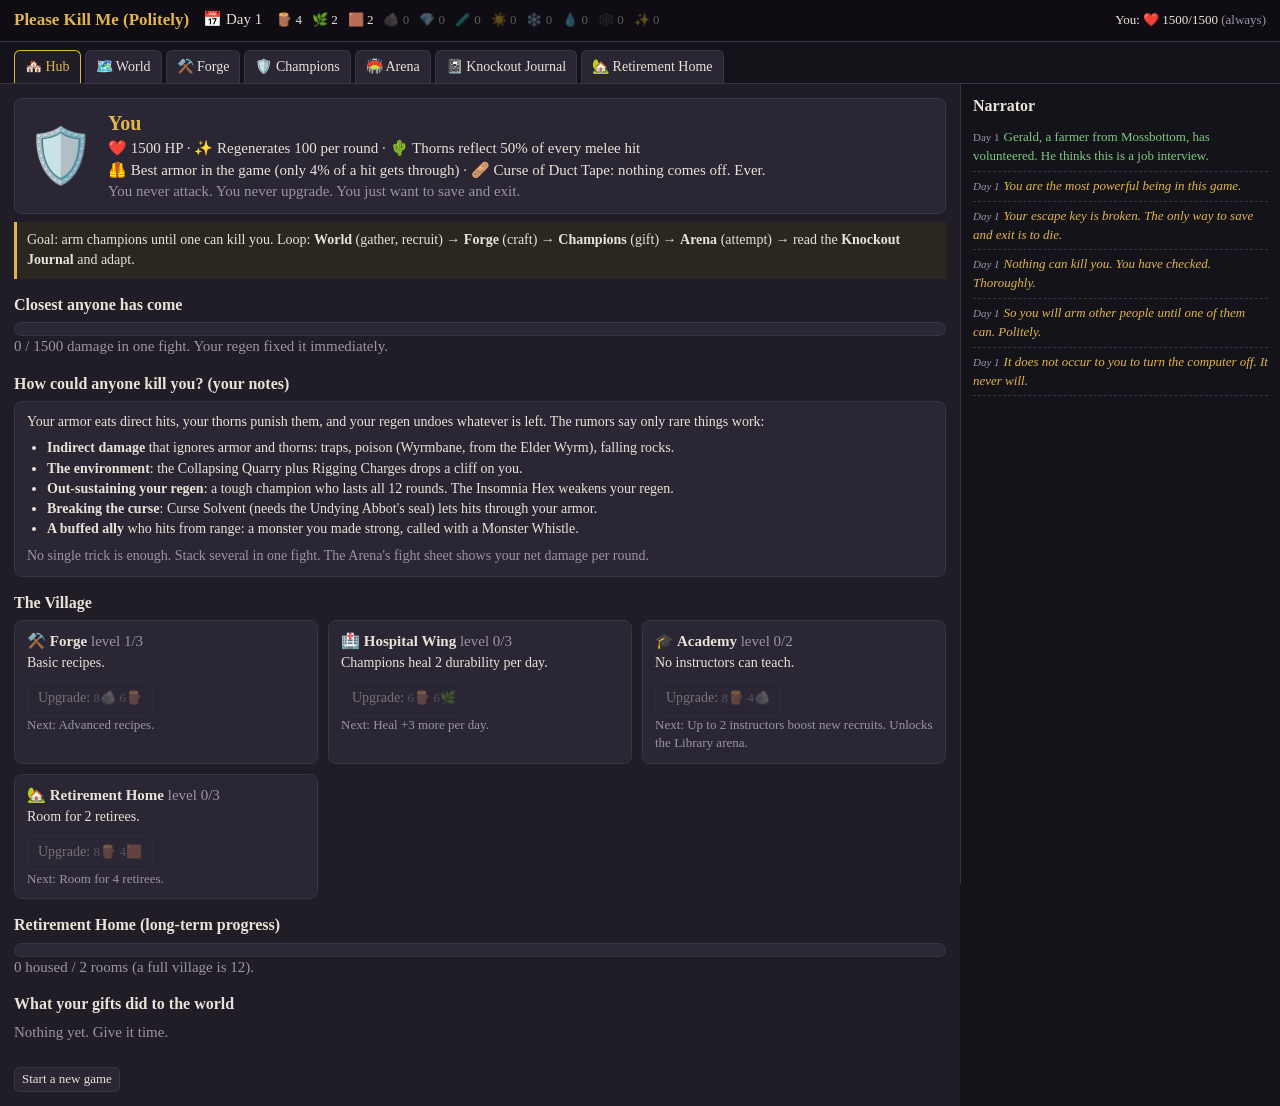
<file: index.html>
<!doctype html>
<html lang="en">
<head>
  <meta charset="utf-8">
  <meta name="viewport" content="width=device-width, initial-scale=1">
  <title>Please Kill Me (Politely)</title>
  <link rel="stylesheet" href="css/style.css">
</head>
<body>
  <header id="top"></header>
  <nav id="tabs"></nav>
  <div id="layout">
    <main id="main"></main>
    <aside id="feed"></aside>
  </div>
  <div id="modal" class="hidden"></div>
  <div id="ending" class="hidden"></div>

  <script src="js/data.js"></script>
  <script src="js/game.js"></script>
  <script src="js/combat.js"></script>
  <script src="js/ui.js"></script>
</body>
</html>
</file>
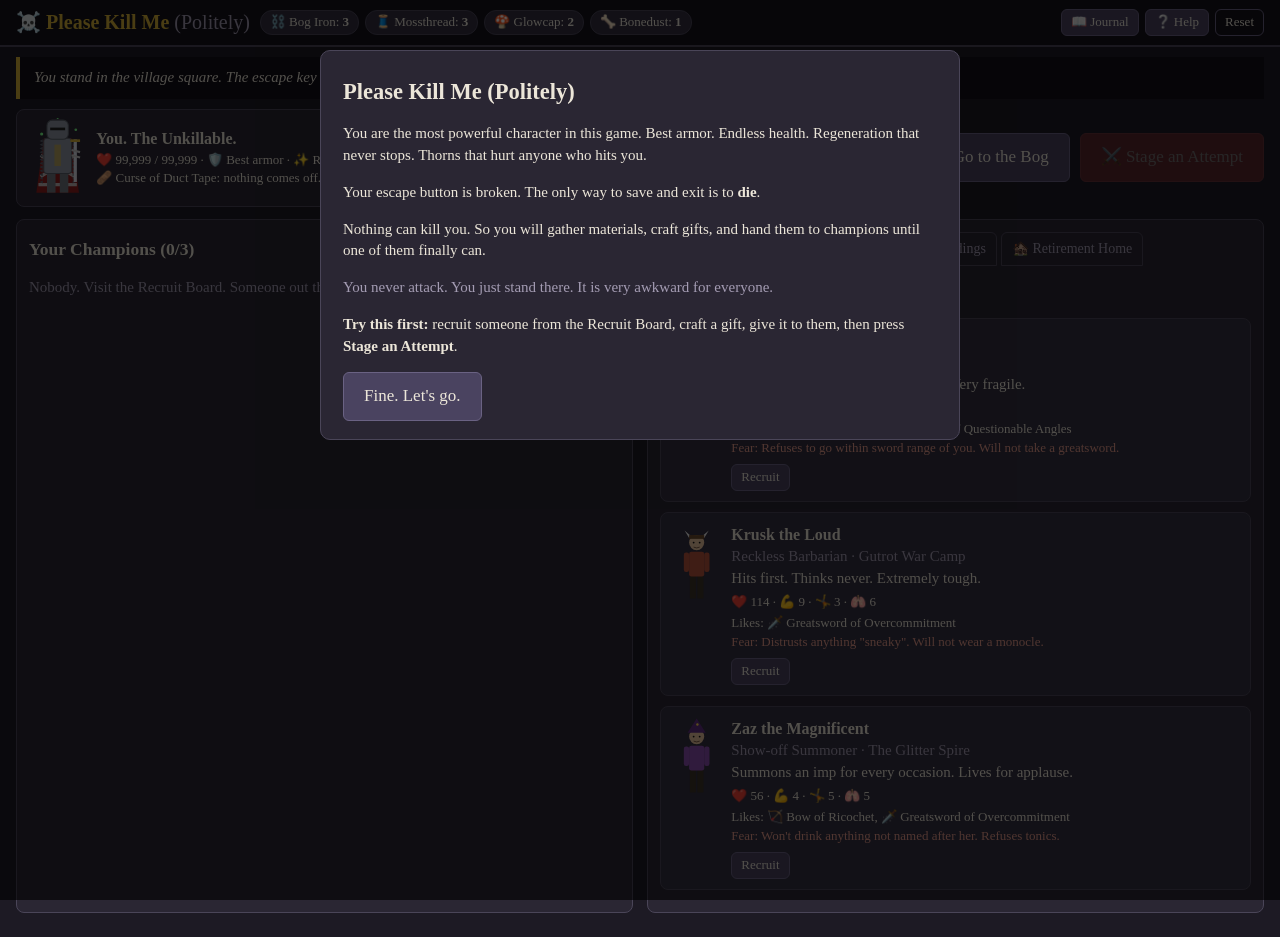
<file: play.html>
<!doctype html>
<html lang="en">
<head>
  <meta charset="utf-8">
  <meta name="viewport" content="width=device-width, initial-scale=1">
  <title>Please Kill Me (Politely)</title>
  <style>
:root {
  --bg: #1d1a24; --panel: #2a2633; --card: #343041; --line: #4a4558;
  --text: #ece6d9; --muted: #a49cb3; --gold: #d4af37; --red: #b33a3a; --green: #4f9a4f;
}
* { box-sizing: border-box; }
body { margin: 0; background: var(--bg); color: var(--text); font: 15px/1.45 Georgia, "Times New Roman", serif; }
h2, h3 { margin: .3em 0; }
.muted { color: var(--muted); }
.small { font-size: 13px; }
.fear { color: #e59a8a; }

/* Top bar */
.topbar { display: flex; flex-wrap: wrap; gap: 10px; align-items: center; padding: 8px 16px; background: #15121b; border-bottom: 2px solid var(--line); }
.logo { font-size: 20px; font-weight: bold; color: var(--gold); }
.logo span { color: var(--muted); font-weight: normal; }
.resources { display: flex; flex-wrap: wrap; gap: 6px; flex: 1; }
.chip { background: var(--card); border: 1px solid var(--line); border-radius: 12px; padding: 2px 9px; font-size: 13px; }
.topbtns { display: flex; gap: 6px; }

.narrator { margin: 10px 16px; padding: 10px 14px; background: #120f17; border-left: 4px solid var(--gold); font-style: italic; min-height: 22px; }
.narrator.flash { animation: flash .6s; }
@keyframes flash { from { background: #3a3220; } to { background: #120f17; } }

/* Buttons */
.btn { background: #4a4360; color: var(--text); border: 1px solid #6a6283; border-radius: 6px; padding: 7px 14px; font: inherit; cursor: pointer; }
.btn:hover:not(:disabled) { background: #5c5476; }
.btn:disabled { opacity: .4; cursor: not-allowed; }
.btn.sm { padding: 3px 9px; font-size: 13px; }
.btn.big { padding: 11px 20px; font-size: 17px; }
.btn.red, .btn.danger { background: var(--red); border-color: #d25555; }
.btn.ghost { background: transparent; }

/* Screens */
.screen { display: none; padding: 0 16px 24px; }
.screen.active { display: block; }
.screenhead { display: flex; flex-wrap: wrap; align-items: center; gap: 12px; margin-bottom: 10px; }
.screenhead h2 { flex: 1; min-width: 200px; }

/* Hub */
.hubhead { display: flex; flex-wrap: wrap; justify-content: space-between; align-items: center; gap: 12px; margin-bottom: 12px; }
.youbox { display: flex; gap: 12px; align-items: center; background: var(--panel); padding: 8px 14px; border-radius: 8px; border: 1px solid var(--line); }
.bigbtns { display: flex; gap: 10px; flex-wrap: wrap; }
.hubgrid { display: grid; grid-template-columns: 1fr 1fr; gap: 14px; }
@media (max-width: 860px) { .hubgrid { grid-template-columns: 1fr; } }
.panel { background: var(--panel); border: 1px solid var(--line); border-radius: 8px; padding: 12px; }
.tabs { display: flex; flex-wrap: wrap; gap: 4px; margin-bottom: 10px; }
.tab { background: transparent; color: var(--muted); border: 1px solid var(--line); border-radius: 6px 6px 0 0; padding: 6px 10px; cursor: pointer; font: inherit; font-size: 14px; }
.tab.on { background: var(--card); color: var(--text); border-bottom-color: var(--card); }

.card { background: var(--card); border: 1px solid var(--line); border-radius: 8px; padding: 10px; margin-bottom: 10px; display: flex; gap: 12px; align-items: flex-start; }
.card .btn { margin-top: 6px; }
.cname { font-weight: bold; font-size: 16px; }
.champinfo { flex: 1; min-width: 0; }
.stats { font-size: 13px; margin: 3px 0; }
.injrow, .gifts { display: flex; flex-wrap: wrap; gap: 4px; margin: 4px 0; }
.inj { background: #5a2b2b; border-radius: 4px; padding: 1px 6px; font-size: 12px; }
.gift { background: #2f3f2a; border-radius: 4px; padding: 1px 6px; font-size: 12px; }
.btnrow { display: flex; flex-wrap: wrap; gap: 5px; }
.gicon { font-size: 34px; width: 50px; text-align: center; }
.tag { display: inline-block; background: #4a4558; border-radius: 4px; padding: 0 6px; font-size: 12px; font-weight: normal; }
.tag.red { background: #7a2f2f; } .tag.green { background: #2f6a2f; }

/* Durability meter */
.dbar { position: relative; height: 12px; background: #1a1720; border: 1px solid var(--line); border-radius: 6px; overflow: hidden; margin-top: 6px; }
.dfill { height: 100%; background: #5bbf5b; transition: width .6s; }
.dlost { position: absolute; top: 0; height: 100%; background: repeating-linear-gradient(45deg, #3a2222, #3a2222 4px, #2a1818 4px, #2a1818 8px); }
.dcap { position: absolute; top: 0; height: 100%; width: 2px; background: #fff; }
.dlabel { font-size: 12px; color: var(--muted); }
.dbar.mini { height: 6px; width: 90px; }
.dbar.home { height: 14px; margin: 6px 0 10px; }

/* Drawings */
.fig { display: block; flex-shrink: 0; }
.regen { animation: regen 1.6s infinite; } .regen.d2 { animation-delay: .5s; } .regen.d3 { animation-delay: 1s; }
@keyframes regen { 0% { opacity: 0; transform: translateY(6px); } 50% { opacity: 1; } 100% { opacity: 0; transform: translateY(-8px); } }

/* Modal */
.modal { display: none; position: fixed; inset: 0; background: rgba(0,0,0,.65); z-index: 50; padding: 20px; overflow: auto; }
.modal.open { display: flex; align-items: flex-start; justify-content: center; }
.modal-body { background: var(--panel); border: 1px solid var(--line); border-radius: 10px; padding: 18px 22px; max-width: 640px; width: 100%; margin-top: 30px; }
.row { display: flex; gap: 14px; align-items: flex-start; }
.injlist { flex: 1; padding-left: 18px; } .injlist li { margin-bottom: 6px; }
.sev { font-size: 11px; padding: 0 5px; border-radius: 4px; } .sev.s1 { background: #6a5a2a; } .sev.s2 { background: #7a3f2a; } .sev.s3 { background: #8a2222; }
.journal { max-height: 60vh; overflow: auto; margin-bottom: 10px; }
.jentry { border-bottom: 1px solid var(--line); padding: 8px 0; }
.jentry.win { background: #2d3a22; }
.lesson { color: #f0d890; font-size: 14px; margin-top: 3px; }

/* Bog */
.bogmap { position: relative; height: 560px; border-radius: 10px; border: 2px solid #3a4a2a; overflow: hidden;
  background: radial-gradient(ellipse at 30% 40%, #3f5a35 0, transparent 40%), radial-gradient(ellipse at 70% 70%, #2f4a3a 0, transparent 35%),
              radial-gradient(ellipse at 60% 20%, #24384a 0, transparent 20%), #2b3a26; }
.node { position: absolute; transform: translate(-50%, -50%); background: rgba(0,0,0,.25); border: 1px dashed rgba(255,255,255,.25); border-radius: 50%;
  font-size: 26px; width: auto; min-width: 54px; height: auto; padding: 6px; cursor: pointer; color: var(--text); display: flex; flex-direction: column; align-items: center; }
.node span { font-size: 11px; font-family: Georgia, serif; white-space: nowrap; }
.node:hover { background: rgba(255,255,255,.12); }
.node.boss { border-color: #a33; } .node.done { opacity: .45; }
.node.toad { border-color: #6c6; border-radius: 30%; }
.bog-hero { position: absolute; transform: translate(-50%, -50%); font-size: 30px; transition: left .6s, top .6s; pointer-events: none; z-index: 5; filter: drop-shadow(0 0 6px #7cff8a); }

/* Setup */
.picks { display: flex; flex-wrap: wrap; gap: 10px; margin-bottom: 14px; }
.pick { display: flex; gap: 10px; align-items: center; text-align: left; background: var(--card); color: var(--text); border: 2px solid var(--line); border-radius: 8px; padding: 10px 14px; cursor: pointer; font: inherit; max-width: 300px; }
.pick.on { border-color: var(--gold); box-shadow: 0 0 10px #d4af3766; }

/* Arena */
.stage { position: relative; height: 300px; border-radius: 10px; border: 2px solid var(--line); overflow: hidden; margin-bottom: 10px; }
.arena-pit { background: linear-gradient(#4a3a5a 0 40%, #5a4630 40%); }
.arena-dunes { background: linear-gradient(#e3a34a 0 40%, #d8b36a 40%); }
.arena-library { background: linear-gradient(#2a1d14 0 40%, #4a3424 40%); }
.pick.arena-pit, .pick.arena-dunes, .pick.arena-library { color: #fff; text-shadow: 0 1px 2px #000; }
.puddle { position: absolute; background: #5a7aa8; border-radius: 50%; opacity: .7; height: 16px; }
.puddle.p1 { left: 30%; bottom: 30px; width: 90px; } .puddle.p2 { left: 55%; bottom: 14px; width: 60px; }
.sun { position: absolute; right: 30px; top: 10px; font-size: 44px; }
.shelf { position: absolute; bottom: 60px; width: 40px; height: 150px; background: repeating-linear-gradient(#5a3a22 0 6px, #8a4a3a 6px 26px, #3a6a5a 26px 38px, #5a3a22 38px 44px); border: 2px solid #3a2414; transform-origin: bottom right; transition: transform .6s ease-in; }
.shelf.s1 { left: 6%; } .shelf.s2 { right: 3%; }
.shelf.topple { transform: rotate(60deg); }
.chand { position: absolute; z-index: 3; top: 0; transform: translateX(-50%); font-size: 18px; transition: top .45s ease-in; }
.chand::before { content: ''; position: absolute; left: 50%; bottom: 100%; height: 30px; width: 2px; background: #888; }
.chand.fall { top: 170px; }
.chand.fall::before { display: none; }
.stands { position: absolute; top: 4px; left: 50%; transform: translateX(-50%); display: flex; gap: 2px; opacity: .8; }
.actor { position: absolute; bottom: 20px; transition: transform .3s; }
.champ-actor { left: 22%; } .hero-actor { left: 60%; }
.lunge { animation: lunge .6s; }
@keyframes lunge { 50% { transform: translateX(80px); } }
.tink { animation: tink .6s; }
@keyframes tink { 50% { filter: brightness(1.8) drop-shadow(0 0 8px #fff); } }
.knock { animation: knock .9s forwards; }
@keyframes knock { 30% { transform: translateX(90px); } 100% { transform: translateX(-140px) rotate(-80deg); } }
.collapse { animation: collapse .9s forwards; }
@keyframes collapse { 100% { transform: translateY(30px) rotate(-90deg); } }
.down { animation: down 1.2s forwards; }
@keyframes down { 100% { transform: translateY(40px) rotate(90deg); } }
.fightlog { background: #120f17; border: 1px solid var(--line); border-radius: 8px; padding: 10px 14px; max-height: 340px; overflow: auto; }
.logline { padding: 4px 0; border-bottom: 1px dotted #333; animation: fadein .4s; }
.logline.big { font-size: 16px; color: #ffd27a; }
.logline.win { font-size: 20px; color: #9f9; }
@keyframes fadein { from { opacity: 0; } }
.result { padding: 8px 0; }
.retire { margin-top: 10px; padding: 10px; background: #2c2440; border-left: 4px solid #9a7bd0; }

/* Ending */
#screen-ending.active { position: fixed; inset: 0; z-index: 40; background: #000; padding: 0; }
.ending { position: absolute; inset: 0; background: #000; display: flex; align-items: center; justify-content: center; color: #ddd; }
.savetext { font-family: monospace; font-size: 22px; }
.crt { width: 100%; height: 100%; background: #ddd; animation: crt 1.2s forwards; }
@keyframes crt { 40% { transform: scale(1, .004); } 80% { transform: scale(.01, .004); } 100% { transform: scale(0, 0); } }
.credits { position: absolute; inset: 0; overflow: auto; text-align: center; padding: 40px 16px; }
.credits .roll { max-width: 560px; margin: 0 auto; animation: fadein 2s; }
.credits ul { list-style: none; padding: 0; }
.credits h1 { color: var(--gold); }
</style>
</head>
<body>
  <header class="topbar">
    <div class="logo">☠️ Please Kill Me <span>(Politely)</span></div>
    <div id="resources" class="resources"></div>
    <div class="topbtns">
      <button class="btn sm" onclick="showJournal()">📖 Journal</button>
      <button class="btn sm" onclick="showIntro()">❔ Help</button>
      <button class="btn sm ghost" onclick="confirmReset()">Reset</button>
    </div>
  </header>

  <div id="narrator" class="narrator"></div>

  <!-- HUB -->
  <main id="screen-hub" class="screen">
    <div class="hubhead">
      <div class="youbox">
        <div id="hub-hero"></div>
        <div>
          <div class="cname">You. The Unkillable.</div>
          <div class="small">❤️ 99,999 / 99,999 · 🛡️ Best armor · ✨ Regen (always on) · 🌵 Thorns<br>
          🩹 Curse of Duct Tape: nothing comes off. 🚫 You never attack.</div>
        </div>
      </div>
      <div class="bigbtns">
        <button class="btn big" onclick="goBog()">🌿 Go to the Bog</button>
        <button class="btn big red" id="stage-btn" onclick="goArenaSetup()">⚔️ Stage an Attempt</button>
      </div>
    </div>
    <div class="hubgrid">
      <section id="roster" class="panel"></section>
      <section class="panel">
        <div class="tabs">
          <button class="tab" data-tab="recruit" onclick="setTab('recruit')">📋 Recruit Board</button>
          <button class="tab" data-tab="craft" onclick="setTab('craft')">🔨 Craft Bench</button>
          <button class="tab" data-tab="build" onclick="setTab('build')">🏗️ Buildings</button>
          <button class="tab" data-tab="home" onclick="setTab('home')">🏚️ Retirement Home</button>
        </div>
        <div id="tabbody"></div>
      </section>
    </div>
  </main>

  <!-- BOG -->
  <main id="screen-bog" class="screen">
    <div class="screenhead">
      <h2>🌿 The Whispering Bog</h2>
      <span class="small">Click things to gather them. The Hollow has a boss. The toad is hungry.</span>
      <button class="btn" onclick="leaveBog()">🏠 Return to Village</button>
    </div>
    <div id="bogmap" class="bogmap"><div id="bog-hero" class="bog-hero">🛡️</div></div>
  </main>

  <!-- ARENA SETUP -->
  <main id="screen-setup" class="screen">
    <div class="screenhead">
      <h2>⚔️ Stage an Attempt</h2>
      <button class="btn" onclick="goHub()">Back</button>
    </div>
    <h3>Who tries?</h3>
    <div id="setup-champs" class="picks"></div>
    <h3>Where?</h3>
    <div id="setup-arenas" class="picks"></div>
    <button class="btn big red" onclick="startAttempt()">Begin. (You will not fight back.)</button>
  </main>

  <!-- ARENA FIGHT -->
  <main id="screen-arena" class="screen">
    <div class="screenhead">
      <h2 id="fight-title"></h2>
      <button class="btn" id="fight-skip" onclick="skipFight()">Skip ⏩</button>
      <button class="btn big" id="fight-next" onclick="leaveArena()">Back to Village</button>
    </div>
    <div id="stage" class="stage"></div>
    <div id="fightlog" class="fightlog"></div>
  </main>

  <!-- ENDING -->
  <main id="screen-ending" class="screen"><div id="ending" class="ending"></div></main>

  <div id="modal" class="modal" onclick="if(event.target===this)closeModal()"><div id="modal-body" class="modal-body"></div></div>

  <script>
// All game content lives here. Edit numbers and text freely.

const RESOURCES = {
  bogiron:    { name: 'Bog Iron',        icon: '⛓️' },
  mossthread: { name: 'Mossthread',      icon: '🧵' },
  glowcap:    { name: 'Glowcap',         icon: '🍄' },
  bonedust:   { name: 'Bonedust',        icon: '🦴' },
  glasseye:   { name: "Hag's Glass Eye", icon: '👁️', rare: true },
};

// ---------- Champions ----------
const ARCHETYPES = {
  barbarian: {
    title: 'Reckless Barbarian', color: '#b5523b', origin: 'Gutrot War Camp',
    first: ['Brakka', 'Gorla', 'Thudd', 'Marrow', 'Krusk'],
    last: ['the Loud', 'Skullfirst', 'No-Plan', 'Twice-Swung', 'of the Big Swing'],
    durability: [95, 115], power: 9, agility: 3, stamina: 6,
    likes: ['greatsword'], fears: ['monocle'],
    personality: 'Hits first. Thinks never. Extremely tough.',
    fearText: 'Distrusts anything "sneaky". Will not wear a monocle.',
  },
  archer: {
    title: 'Nervous Archer', color: '#4f8a4a', origin: 'Thimbleford Village',
    first: ['Pip', 'Wren', 'Tansy', 'Dewey', 'Moss'],
    last: ['Wobbleton', 'Halfdraw', 'Flinchley', 'Quiverknees', 'Pardonme'],
    durability: [35, 45], power: 3, agility: 7, stamina: 4, ranged: true,
    likes: ['bow', 'monocle'], fears: ['greatsword'],
    personality: 'Brilliant shot. Apologises to targets. Very fragile.',
    fearText: 'Refuses to go within sword range of you. Will not take a greatsword.',
  },
  paladin: {
    title: 'Sleepy Paladin', color: '#8a8fa8', origin: 'Monastery of the Long Nap',
    first: ['Sir Dozewell', 'Dame Yawnsley', 'Sir Snorris', 'Dame Lull', 'Sir Restmore'],
    last: ['the Drowsy', 'of the Snooze', 'Heavyeyes', 'the Recumbent', 'Pillowborn'],
    durability: [75, 90], power: 6, agility: 2, stamina: 3, heavy: true,
    likes: ['tonic'], fears: ['boots'],
    personality: 'Sturdy, devout, permanently tired. Wears a lot of armor.',
    fearText: 'Fears footwear that implies effort. Will not wear boots.',
  },
  summoner: {
    title: 'Show-off Summoner', color: '#8b4fb0', origin: 'The Glitter Spire',
    first: ['Vexa', 'Lumina', 'Zaz', 'Orlo', 'Celestine'],
    last: ['the Magnificent', 'Sparkhand', 'the Adored', 'Encore', 'the Unforgettable'],
    durability: [50, 60], power: 4, agility: 5, stamina: 5, summoner: true,
    likes: ['bow', 'greatsword'], fears: ['tonic'],
    personality: 'Summons an imp for every occasion. Lives for applause.',
    fearText: "Won't drink anything not named after her. Refuses tonics.",
  },
};

// ---------- Gifts ----------
const GIFTS = {
  greatsword: {
    name: 'Greatsword of Overcommitment', icon: '🗡️',
    cost: { bogiron: 3, bonedust: 1 },
    desc: '+4 power. Heavy: tires the wielder faster. Hits harder, so it reflects harder.',
  },
  boots: {
    name: 'Featherweight Boots', icon: '👢',
    cost: { mossthread: 3 },
    desc: '+4 agility. Fewer trips and slips. Much more speed. Possibly too much speed.',
  },
  tonic: {
    name: 'Bottomless Stamina Tonic', icon: '🧪',
    cost: { glowcap: 2, bonedust: 1 },
    desc: '+6 stamina for one attempt (used up). Strong stuff. Muscles may object.',
    consumable: true,
  },
  bow: {
    name: 'Bow of Ricochet', icon: '🏹',
    cost: { mossthread: 2, bogiron: 1 },
    desc: 'Makes the wielder ranged. Arrows bounce off things. Including you. Back at them.',
  },
  monocle: {
    name: 'Monocle of Questionable Angles', icon: '🧐',
    cost: { glasseye: 1, glowcap: 1 },
    desc: "Lets the wearer see angles that don't involve hitting you directly. Needs a Hag's Glass Eye.",
  },
};

// ---------- Arenas ----------
const ARENAS = {
  pit:     { name: 'The Muddy Pit',      desc: 'Puddles everywhere. Very slippery.' },
  dunes:   { name: 'The Scorching Dunes', desc: 'Hot. Heavy armor turns into an oven.' },
  library: { name: 'The Overdue Library', desc: 'Tall shelves. Two chandeliers. One of them is right above you.' },
};

// ---------- Injuries ----------
// sev: 1 minor, 2 serious, 3 severe. Each injury permanently lowers how far a champion can be healed.
const INJURIES = {
  blackEye:    { name: 'Black eye',           sev: 1, detail: 'Swollen shut. Looks worse than it is. Slightly.' },
  singed:      { name: 'Burns',               sev: 1, detail: 'Eyebrows gone. Hair mostly gone. Dignity entirely gone.' },
  headBandage: { name: 'Head wound',          sev: 2, detail: 'Concussed. Keeps asking what year it is.' },
  armCast:     { name: 'Broken arm',          sev: 2, detail: 'In a cast. Hits for less.' },
  sling:       { name: 'Dislocated shoulder', sev: 2, detail: 'In a sling. Pops back out when sneezing.' },
  neckBrace:   { name: 'Whiplash',            sev: 2, detail: 'Neck brace. Can only look straight ahead, which is where you are.' },
  cane:        { name: 'Wrecked knee',        sev: 2, detail: 'Walks with a cane. Moves slower.' },
  legCast:     { name: 'Broken leg',          sev: 3, detail: 'Full leg cast. Limps. Moves much slower.' },
  eyepatch:    { name: 'Lost eye',            sev: 3, detail: 'Eyepatch. Aiming is now mostly guessing.' },
};

// ---------- Failure types ----------
// Each failed attempt picks one of these. "lesson" is what the knockout journal teaches.
const FAILURES = {
  thorns: {
    name: 'Thorns Reflection', cat: 'Thorns', dmg: 8,
    injuries: ['headBandage', 'armCast', 'blackEye'],
    lines: [
      '{n} puts everything into one mighty swing. Your thorns put everything back.',
      '{n} hits you very, very hard. Then {n} hits the floor very, very hard.',
    ],
    lesson: 'Harder hits reflect harder. More power just means a bigger knockout. For them.',
  },
  ricochet: {
    name: 'Ricochet', cat: 'Thorns', dmg: 14,
    injuries: ['eyepatch', 'sling', 'blackEye'],
    lines: [
      '{n} looses an arrow. It strikes your pauldron, considers its options, and returns home.',
      'The arrow bounces off your thorns and goes straight back the way it came. Punctual.',
    ],
    lesson: 'Ranged shots bounce off you. Maybe aim at something that is not you?',
  },
  grab: {
    name: 'Grabbed the Thorns', cat: 'Thorns', dmg: 10,
    injuries: ['armCast', 'sling'],
    lines: ['{n} tries to wrestle you to the ground. You are, regrettably, covered in spikes.'],
    lesson: 'Grabbing you hurts. A lot. Nobody should touch you, which is sort of the problem.',
  },
  swordSlip: {
    name: 'Fell on Your Sword', cat: 'Your Gear', dmg: 18,
    injuries: ['sling', 'headBandage', 'armCast'],
    lines: [
      '{n} slips and falls onto your sword. You did not move it. You cannot move it. It is taped on.',
    ],
    lesson: 'Clumsy champions plus slippery floors plus your sword is a bad combination. Better footwear helps.',
  },
  capeTrip: {
    name: 'Tripped on Your Cape', cat: 'Your Gear', dmg: 12,
    injuries: ['legCast', 'blackEye', 'cane'],
    lines: ['{n} steps on your duct-taped cape mid-charge and plants their face firmly in the floor.'],
    lesson: 'Low agility trips on the cape. Something for the feet might help.',
  },
  armorBounce: {
    name: 'Bounced Off Your Armor', cat: 'Your Gear', dmg: 10,
    injuries: ['neckBrace', 'legCast', 'headBandage'],
    lines: [
      '{n} charges at a speed the boots are very proud of, hits your breastplate, and leaves at the same speed in the opposite direction. The wall stops them.',
    ],
    lesson: 'Speed solves tripping, then turns them into a projectile. Your armor is not a door.',
  },
  exhaustion: {
    name: 'Exhaustion', cat: 'Exhaustion', dmg: 8,
    injuries: ['cane', 'neckBrace'],
    lines: [
      '{n} keeps at it until your regen wins on points. They collapse in a heap of their own equipment.',
      '{n} runs out of stamina. Your health bar has not noticed anything happened.',
    ],
    sleepyLines: [
      '{n} sits down "just for a second" and falls asleep in full armor. They have to be carried out by four people.',
    ],
    lesson: 'You heal faster than they can tire. More stamina, or less heavy stuff.',
  },
  overheat: {
    name: 'Overheated', cat: 'Exhaustion', dmg: 16,
    injuries: ['singed', 'cane', 'headBandage'],
    lines: ['In the desert heat, {n} gently cooks inside their own armor until they tip over, steaming.'],
    lesson: 'Desert plus heavy gear makes soup. Pick a cooler arena or carry less.',
  },
  shelf: {
    name: 'Falling Bookshelf', cat: 'Environment', dmg: 18,
    injuries: ['armCast', 'headBandage', 'legCast'],
    lines: ['A bookshelf, unsettled by all the shouting, leans over and commits. It lands on {n}. Not on you. Never on you.'],
    lesson: 'Heavy things fall in libraries. And falling things do not care about thorns...',
  },
  chandelier: {
    name: 'Chandelier', cat: 'Environment', dmg: 25,
    injuries: ['neckBrace', 'legCast', 'headBandage'],
    lines: [
      "{n}'s arrow ricochets off you and snaps the chain of the chandelier above {n}. The chandelier falls on {n}. The chandelier above YOU watches, unused, full of potential.",
    ],
    lesson: 'The chandelier ignored thorns completely. If only someone could see an angle to the one above you, and aim at it on purpose.',
  },
  summonBetrayal: {
    name: 'Summon Betrayal', cat: 'Self-Sabotage', dmg: 16,
    injuries: ['singed', 'eyepatch', 'blackEye'],
    lines: [
      '{n} summons a magnificent imp. The imp looks at you. The imp looks at {n}. The imp makes the sensible choice.',
    ],
    lesson: 'Summons side with whoever is winning. That is always you.',
  },
  tornMuscle: {
    name: 'Torn Muscle', cat: 'Self-Sabotage', dmg: 15,
    injuries: ['legCast', 'cane', 'sling'],
    lines: [
      "The buff surges through {n}. {n}'s hamstring, which was not consulted, resigns effective immediately.",
    ],
    lesson: 'Big buffs on bodies not built for them tear things. Match the gift to the champion.',
  },
  toad: {
    name: 'The Toad You Fed', cat: 'Self-Sabotage', dmg: 12,
    injuries: ['neckBrace', 'legCast'],
    lines: ['The Bog Toad you have been feeding arrives, now the size of a barn, and sits on {n}. It looks at you fondly.'],
    lesson: 'Feeding monsters has consequences. They grow. They wander. They sit on people.',
  },
};

// ---------- Retirement roles ----------
const ROLES = {
  healer:     { name: 'Hospital Healer',  effect: 'Hospital heals +10 more.' },
  instructor: { name: 'Academy Instructor', effect: 'New recruits get +1 power (+2 with Academy).' },
  bartender:  { name: 'Bartender',        effect: 'New recruits get +8 durability. Liquid courage.' },
  shopkeeper: { name: 'Shopkeeper',       effect: '+1 random resource every bog trip.' },
  veteran:    { name: 'Bitter Veteran',   effect: 'Warns champions: +1 stamina per attempt.' },
  heckler:    { name: 'Arena Heckler',    effect: 'Sits in the stands and yells. No bonus. Lots of yelling.' },
  vengeful:   { name: 'Vengeful Survivor', effect: 'Will come back to the recruit board with a grudge (+3 power).' },
};

const RETIRE_LINES = [
  '{n} hangs up their weapon. It stays hung up. Unlike you.',
  '{n} retires to the village. They wave at you with whichever arm still works.',
  '{n} is done. Their doctor agrees. Their doctor is very firm about it.',
];

const HECKLES = [
  '"HIT HIM IN THE CAPE!" yells a heckler from the stands.',
  'A retiree in the stands holds up a sign: "I WAS YOU ONCE."',
  '"Bend the knees! BEND THE KNEES!" shouts a heckler with no working knees.',
  'Someone in the stands throws a cabbage at you. It bounces off your thorns and hits them.',
];

const HUB_LINES = [
  'You stand in the village square. The escape key remains broken.',
  'Your regeneration spell hums. It has never had a day off.',
  'A child asks why you do not just log off. You do not understand the question.',
  'The duct tape holds. It always holds.',
  'Somewhere, a save file waits patiently for you to die.',
];
</script>
  <script>
// The save file: everything that changes while you play. Saved in the browser automatically.

const SAVE_KEY = 'please-kill-me-politely-v1';
let S = null;

function rand(n) { return Math.floor(Math.random() * n); }
function pick(arr) { return arr[rand(arr.length)]; }
function randInt(a, b) { return a + rand(b - a + 1); }
function shuffle(arr) { const a = arr.slice(); for (let i = a.length - 1; i > 0; i--) { const j = rand(i + 1); [a[i], a[j]] = [a[j], a[i]]; } return a; }

function newState() {
  return {
    res: { bogiron: 3, mossthread: 3, glowcap: 2, bonedust: 1, glasseye: 0 },
    gifts: {},            // crafted, not yet given: { giftId: count }
    roster: [],           // active champions
    board: [],            // recruits waiting on the board
    retirees: [],
    journal: [],
    buildings: { hospital: false, academy: false },
    toad: 0,
    trips: 0,
    attempts: 0,
    crafted: {},
    injuriesDealt: 0,
    recruitedTotal: 0,
    vengefulQueue: [],
    won: false,
    winInfo: null,
    nextId: 1,
    seenIntro: false,
  };
}

function save() {
  try { localStorage.setItem(SAVE_KEY, JSON.stringify(S)); } catch (e) { /* no storage: game still works */ }
}

function loadGame() {
  try {
    const raw = localStorage.getItem(SAVE_KEY);
    if (raw) { S = JSON.parse(raw); return; }
  } catch (e) { /* fall through to a new game */ }
  S = newState();
  refreshBoard();
}

function resetGame() {
  try { localStorage.removeItem(SAVE_KEY); } catch (e) {}
  S = newState();
  refreshBoard();
  save();
}

// ---------- Retiree bonuses ----------
function roleCount(role) { return S.retirees.filter(r => r.role === role).length; }

// ---------- Recruits ----------
function makeRecruit(archId, opts) {
  opts = opts || {};
  const a = ARCHETYPES[archId];
  let maxDur = randInt(a.durability[0], a.durability[1]) + roleCount('bartender') * 8 + (S.buildings.academy ? 5 : 0);
  let power = a.power + roleCount('instructor') * (S.buildings.academy ? 2 : 1);
  let name = opts.name || (pick(a.first) + ' ' + pick(a.last));
  if (opts.grudge) { maxDur = 35; power += 3; }
  return {
    id: S.nextId++, name, arch: archId,
    maxDur, cap: maxDur, dur: maxDur,
    power, agility: a.agility, stamina: a.stamina,
    injuries: [], gifts: [], attempts: 0, grudge: !!opts.grudge,
  };
}

function refreshBoard() {
  const archs = shuffle(Object.keys(ARCHETYPES)).slice(0, 3);
  S.board = archs.map(a => makeRecruit(a));
  // A vengeful retiree comes back for another go
  if (S.vengefulQueue.length) {
    const v = S.vengefulQueue.shift();
    S.board.unshift(makeRecruit(v.arch, { name: v.name + ', Returned', grudge: true }));
  }
}

// ---------- Champion helpers ----------
function topInjuries(ch, n) {
  return ch.injuries.slice().sort((a, b) => b.sev - a.sev).slice(0, n);
}

function retireChampion(ch) {
  S.roster = S.roster.filter(c => c.id !== ch.id);
  // Pick a role: prefer one nobody has yet
  const all = Object.keys(ROLES);
  const unused = all.filter(r => roleCount(r) === 0);
  const role = pick(unused.length ? unused : all);
  const retiree = {
    name: ch.name, arch: ch.arch, role, attempts: ch.attempts,
    injuries: ch.injuries.slice(), gifts: ch.gifts.slice(),
  };
  S.retirees.push(retiree);
  if (role === 'vengeful' && !ch.grudge) S.vengefulQueue.push({ name: ch.name, arch: ch.arch });
  return retiree;
}

function canAfford(cost) {
  return Object.keys(cost).every(k => (S.res[k] || 0) >= cost[k]);
}
function pay(cost) {
  Object.keys(cost).forEach(k => { S.res[k] -= cost[k]; });
}
</script>
  <script>
// Shared UI: screens, popups, narrator, and the drawings of people.

function $(id) { return document.getElementById(id); }
function esc(s) { return String(s).replace(/[&<>"]/g, c => ({ '&': '&amp;', '<': '&lt;', '>': '&gt;', '"': '&quot;' }[c])); }

function showScreen(name) {
  document.querySelectorAll('.screen').forEach(el => el.classList.toggle('active', el.id === 'screen-' + name));
  renderResources();
}

function narrate(text) {
  const el = $('narrator');
  el.textContent = text;
  el.classList.remove('flash'); void el.offsetWidth; el.classList.add('flash');
}

function renderResources() {
  $('resources').innerHTML = Object.keys(RESOURCES)
    .filter(k => !RESOURCES[k].rare || S.res[k] > 0)
    .map(k => `<span class="chip" title="${RESOURCES[k].name}">${RESOURCES[k].icon} ${RESOURCES[k].name}: <b>${S.res[k] || 0}</b></span>`)
    .join('');
}

function costText(cost) {
  return Object.keys(cost).map(k => `${RESOURCES[k].icon}${cost[k]}`).join(' ');
}

// ---------- Popups ----------
function openModal(html) {
  $('modal-body').innerHTML = html;
  $('modal').classList.add('open');
}
function closeModal() { $('modal').classList.remove('open'); }

function showIntro() {
  openModal(`
    <h2>Please Kill Me (Politely)</h2>
    <p>You are the most powerful character in this game. Best armor. Endless health. Regeneration that never stops. Thorns that hurt anyone who hits you.</p>
    <p>Your escape button is broken. The only way to save and exit is to <b>die</b>.</p>
    <p>Nothing can kill you. So you will gather materials, craft gifts, and hand them to champions until one of them finally can.</p>
    <p class="muted">You never attack. You just stand there. It is very awkward for everyone.</p>
    <p><b>Try this first:</b> recruit someone from the Recruit Board, craft a gift, give it to them, then press <b>Stage an Attempt</b>.</p>
    <button class="btn big" onclick="closeModal()">Fine. Let's go.</button>`);
}

function showJournal() {
  const rows = S.journal.slice().reverse().map(j => `
    <div class="jentry ${j.win ? 'win' : ''}">
      <div class="jhead"><b>#${j.n} ${esc(j.champ)}</b> <span class="tag">${j.cat}</span> <span class="muted">${esc(j.arena)}</span></div>
      <div><b>${esc(j.failure)}.</b> ${esc(j.text)}</div>
      ${j.injury ? `<div class="muted">Injury: ${esc(j.injury)} · Durability lost: ${j.dmg}</div>` : ''}
      ${j.gifts ? `<div class="muted">Kit: ${esc(j.gifts)}</div>` : ''}
      <div class="lesson">📝 ${esc(j.lesson)}</div>
    </div>`).join('');
  const cats = {};
  S.journal.forEach(j => { if (!j.win) cats[j.failure] = (cats[j.failure] || 0) + 1; });
  const summary = Object.keys(cats).map(k => `${k} ×${cats[k]}`).join(' · ');
  openModal(`<h2>📖 Knockout Journal</h2>
    <p class="muted">${S.journal.length ? 'Failure types seen: ' + Object.keys(cats).length + ' of ' + Object.keys(FAILURES).length + '. ' + summary : 'No attempts yet. The pages are hopeful.'}</p>
    <div class="journal">${rows}</div>
    <button class="btn" onclick="closeModal()">Close</button>`);
}

function showInjuries(id) {
  const ch = S.roster.find(c => c.id === id) || S.retirees[id - 100000];
  const list = ch.injuries.length
    ? ch.injuries.map(i => `<li><b>${esc(i.name)}</b> <span class="sev s${Math.min(i.sev, 3)}">severity ${i.sev}</span><br><span class="muted">${esc(i.detail)}</span></li>`).join('')
    : '<li class="muted">No injuries. Yet.</li>';
  openModal(`<h2>🩹 ${esc(ch.name)}: Medical Chart</h2>
    <div class="row">${figureSVG(ch, 120)}<ul class="injlist">${list}</ul></div>
    <p class="muted">Each injury permanently lowers how far healers can restore durability.</p>
    <button class="btn" onclick="closeModal()">Close</button>`);
}

// ---------- Drawings ----------
// A champion with their worst 2-3 injuries drawn on.
function figureSVG(ch, height) {
  const a = ARCHETYPES[ch.arch];
  const inj = new Set(topInjuries(ch, 3).map(i => i.id));
  const skin = '#e8c39e';
  let hat = '';
  if (ch.arch === 'barbarian') hat = `<path d="M20 12 L14 2 L22 9 Z M40 12 L46 2 L38 9 Z" fill="#eee"/><rect x="20" y="8" width="20" height="5" fill="#6b4a2b"/>`;
  if (ch.arch === 'archer') hat = `<path d="M19 16 Q30 -2 41 16 Z" fill="#2f5a2c"/>`;
  if (ch.arch === 'paladin') hat = `<rect x="19" y="7" width="22" height="9" rx="3" fill="#b9bdd0"/><rect x="28" y="2" width="4" height="7" fill="#d4af37"/>`;
  if (ch.arch === 'summoner') hat = `<path d="M18 13 L30 -6 L42 13 Z" fill="#5e2d80"/><circle cx="31" cy="2" r="1.6" fill="#ffd84d"/>`;

  const leftEye = inj.has('eyepatch')
    ? `<circle cx="26" cy="18" r="3.3" fill="#111"/><line x1="19" y1="14" x2="41" y2="21" stroke="#111" stroke-width="1"/>`
    : inj.has('blackEye') ? `<circle cx="26" cy="18" r="3" fill="#6a3d8f"/><circle cx="26" cy="18" r="1" fill="#111"/>`
    : `<circle cx="26" cy="18" r="1.2" fill="#111"/>`;

  let over = '';
  if (inj.has('headBandage')) over += `<rect x="19" y="11" width="22" height="5" fill="#fafafa" stroke="#ccc" stroke-width=".5"/><circle cx="36" cy="13.5" r="1.3" fill="#c33"/>`;
  if (inj.has('singed')) over += `<path d="M20 10 l3 -4 l2 4 l3 -5 l2 5 l3 -4 l2 4 l3 -3" stroke="#222" fill="none" stroke-width="1.5"/><circle cx="33" cy="22" r="1.3" fill="#555"/><circle cx="23" cy="45" r="2" fill="#333" opacity=".5"/>`;
  if (inj.has('neckBrace')) over += `<rect x="23" y="27" width="14" height="6" rx="2" fill="#f2f2f2" stroke="#bbb" stroke-width=".5"/>`;
  if (inj.has('armCast')) over += `<rect x="40" y="42" width="8" height="15" rx="2" fill="#fafafa" stroke="#bbb" stroke-width=".5"/>`;
  if (inj.has('sling')) over += `<path d="M24 32 L14 52 L22 52 Z" fill="#fafafa" stroke="#bbb" stroke-width=".5"/>`;
  if (inj.has('legCast')) over += `<rect x="20" y="70" width="10" height="23" rx="2" fill="#fafafa" stroke="#bbb" stroke-width=".5"/>`;
  if (inj.has('cane')) over += `<path d="M52 58 Q52 54 48 54" stroke="#6b4a2b" stroke-width="2" fill="none"/><line x1="52" y1="58" x2="52" y2="96" stroke="#6b4a2b" stroke-width="2"/>`;

  let held = '';
  if (ch.gifts.includes('greatsword')) held += `<rect x="47" y="22" width="3" height="40" fill="#ccd" transform="rotate(15 48 50)"/>`;
  else if (ch.gifts.includes('bow') || ch.arch === 'archer') held += `<path d="M10 30 Q2 48 10 66" stroke="#7a5230" stroke-width="2" fill="none"/>`;
  if (ch.gifts.includes('monocle')) held += `<circle cx="34" cy="18" r="3" fill="none" stroke="#d4af37" stroke-width="1"/>`;
  if (ch.gifts.includes('boots')) held += `<rect x="20" y="88" width="9" height="6" fill="#e6e6ff"/><rect x="31" y="88" width="9" height="6" fill="#e6e6ff"/>`;

  const limp = inj.has('legCast') || inj.has('cane') ? 'rotate(-4 30 90)' : '';
  return `<svg class="fig" viewBox="-4 -8 64 106" height="${height}" aria-label="${esc(ch.name)}">
    <g transform="${limp}">
    <rect x="21" y="62" width="8" height="30" fill="#3d3328"/><rect x="31" y="62" width="8" height="30" fill="#3d3328"/>
    <rect x="13" y="31" width="7" height="26" rx="3" fill="${a.color}"/><rect x="40" y="31" width="7" height="26" rx="3" fill="${a.color}"/>
    <rect x="20" y="30" width="20" height="33" rx="3" fill="${a.color}"/>
    ${ch.arch === 'paladin' ? '<rect x="18" y="30" width="24" height="12" rx="3" fill="#b9bdd0"/>' : ''}
    <circle cx="30" cy="18" r="10" fill="${skin}"/>
    ${leftEye}<circle cx="34" cy="18" r="1.2" fill="#111"/>
    <path d="M26 24 Q30 ${inj.size ? 22 : 26} 34 24" stroke="#5a3a2a" fill="none" stroke-width="1"/>
    ${hat}${over}${held}
    </g></svg>`;
}

// You. The unkillable one.
function heroSVG(height) {
  let thorns = '';
  for (let i = 0; i < 12; i++) {
    const y = 40 + i * 7;
    thorns += `<path d="M22 ${y} l-6 3 l6 3 Z" fill="#5a5f6a"/><path d="M78 ${y} l6 3 l-6 3 Z" fill="#5a5f6a"/>`;
  }
  return `<svg class="fig hero" viewBox="0 0 100 150" height="${height}" aria-label="You">
    <path d="M24 38 L10 140 L90 140 L76 38 Z" fill="#8c1d1d"/>
    <path d="M18 70 L82 110 M82 70 L18 110 M14 125 L86 125" stroke="#c9c9c9" stroke-width="6" opacity=".9"/>
    ${thorns}
    <rect x="30" y="100" width="16" height="40" fill="#70757f"/><rect x="54" y="100" width="16" height="40" fill="#70757f"/>
    <rect x="24" y="38" width="52" height="66" rx="6" fill="#8f96a3" stroke="#5a5f6a" stroke-width="2"/>
    <rect x="44" y="50" width="12" height="40" fill="#d4af37" opacity=".6"/>
    <rect x="80" y="40" width="6" height="80" fill="#dfe4ee"/><rect x="74" y="40" width="18" height="5" fill="#d4af37"/>
    <path d="M76 60 L92 64 M76 70 L92 74" stroke="#c9c9c9" stroke-width="4"/>
    <rect x="30" y="4" width="40" height="36" rx="10" fill="#8f96a3" stroke="#5a5f6a" stroke-width="2"/>
    <rect x="36" y="18" width="28" height="5" fill="#222"/>
    <circle class="regen" cx="20" cy="30" r="3" fill="#7cff8a"/><circle class="regen d2" cx="84" cy="22" r="2.5" fill="#7cff8a"/><circle class="regen d3" cx="50" cy="0" r="2" fill="#7cff8a"/>
    </svg>`;
}

function durabilityBar(ch) {
  const pct = Math.max(0, ch.dur) / ch.maxDur * 100;
  const capPct = ch.cap / ch.maxDur * 100;
  const color = pct > 60 ? '#5bbf5b' : pct > 30 ? '#e0b43c' : '#d9534f';
  return `<div class="dbar" title="Durability ${ch.dur} / ${ch.maxDur} (can heal up to ${ch.cap})">
    <div class="dfill" style="width:${pct}%;background:${color}"></div>
    <div class="dcap" style="left:${capPct}%"></div>
    <div class="dlost" style="left:${capPct}%;width:${100 - capPct}%"></div>
  </div><div class="dlabel">Durability ${Math.max(0, ch.dur)} / ${ch.maxDur}${ch.cap < ch.maxDur ? ` · heal limit ${ch.cap}` : ''}</div>`;
}
</script>
  <script>
// The hub village: roster, recruiting, crafting, buildings, retirement home.

const BUILDINGS = {
  hospital: { name: 'Hospital Wing', icon: '🏥', cost: { bogiron: 2, mossthread: 2 }, desc: 'Heal champions (costs 🍄1). Never fully. Injuries leave marks.' },
  academy:  { name: 'Academy',       icon: '🎓', cost: { bogiron: 3, bonedust: 2 },  desc: 'New recruits +5 durability. Instructors teach twice as well.' },
};
const MAX_ROSTER = 3;
let hubTab = 'recruit';

function goHub(line) {
  showScreen('hub');
  renderHub();
  narrate(line || pick(HUB_LINES));
}

function renderHub() {
  renderResources();
  renderRoster();
  renderTab();
  $('stage-btn').disabled = S.roster.length === 0;
}

function renderRoster() {
  const cards = S.roster.map(ch => {
    const a = ARCHETYPES[ch.arch];
    const worst = topInjuries(ch, 3).map(i => `<span class="inj">${esc(i.name)}</span>`).join('');
    const gifts = ch.gifts.map(g => `<span class="gift" title="${esc(GIFTS[g].name)}">${GIFTS[g].icon} ${esc(GIFTS[g].name)}</span>`).join('') || '<span class="muted">No gifts yet</span>';
    const canHeal = S.buildings.hospital && ch.dur < ch.cap;
    return `<div class="card champ">
      <div class="champfig">${figureSVG(ch, 110)}</div>
      <div class="champinfo">
        <div class="cname">${esc(ch.name)} ${ch.grudge ? '<span class="tag red">grudge</span>' : ''}</div>
        <div class="muted">${a.title} · from ${a.origin}</div>
        ${durabilityBar(ch)}
        <div class="stats">💪 ${ch.power} · 🤸 ${ch.agility} · 🫁 ${ch.stamina} ${a.ranged ? '· 🏹 ranged' : ''}</div>
        <div class="injrow">${worst}</div>
        <div class="gifts">${gifts}</div>
        <div class="btnrow">
          <button class="btn sm" onclick="openGiveGift(${ch.id})" ${ch.gifts.length >= 2 ? 'disabled' : ''}>🎁 Give gift (${ch.gifts.length}/2)</button>
          <button class="btn sm" onclick="showInjuries(${ch.id})">🩹 Injuries (${ch.injuries.length})</button>
          ${S.buildings.hospital ? `<button class="btn sm" onclick="heal(${ch.id})" ${canHeal ? '' : 'disabled'}>🏥 Heal (🍄1)</button>` : ''}
        </div>
      </div></div>`;
  }).join('');
  $('roster').innerHTML = `<h3>Your Champions (${S.roster.length}/${MAX_ROSTER})</h3>` +
    (cards || '<p class="muted">Nobody. Visit the Recruit Board. Someone out there is foolish enough.</p>');
}

function setTab(t) { hubTab = t; renderTab(); }

function renderTab() {
  document.querySelectorAll('.tab').forEach(b => b.classList.toggle('on', b.dataset.tab === hubTab));
  const el = $('tabbody');
  if (hubTab === 'recruit') el.innerHTML = recruitHTML();
  if (hubTab === 'craft') el.innerHTML = craftHTML();
  if (hubTab === 'build') el.innerHTML = buildHTML();
  if (hubTab === 'home') el.innerHTML = homeHTML();
}

function giftName(id) { return GIFTS[id].icon + ' ' + GIFTS[id].name; }

function recruitHTML() {
  const full = S.roster.length >= MAX_ROSTER;
  return `<p class="muted">New faces arrive after every bog trip. ${full ? '<b>Your roster is full.</b>' : ''}</p>` +
    S.board.map(r => {
      const a = ARCHETYPES[r.arch];
      return `<div class="card recruit">
        ${figureSVG(r, 80)}
        <div>
          <div class="cname">${esc(r.name)} ${r.grudge ? '<span class="tag red">grudge</span>' : ''}</div>
          <div class="muted">${a.title} · ${a.origin}</div>
          <div>${esc(a.personality)}</div>
          <div class="stats">❤️ ${r.maxDur} · 💪 ${r.power} · 🤸 ${r.agility} · 🫁 ${r.stamina}</div>
          <div class="small">Likes: ${a.likes.map(giftName).join(', ')}</div>
          <div class="small fear">Fear: ${esc(a.fearText)}</div>
          <button class="btn sm" onclick="recruit(${r.id})" ${full ? 'disabled' : ''}>Recruit</button>
        </div></div>`;
    }).join('') || '<p class="muted">The board is empty. Go to the bog and come back.</p>';
}

function craftHTML() {
  return '<p class="muted">Turn bog materials into gifts. Gifts are permanent (except tonics). Two per champion.</p>' +
    Object.keys(GIFTS).map(id => {
      const g = GIFTS[id];
      const ok = canAfford(g.cost);
      return `<div class="card craft">
        <div class="gicon">${g.icon}</div>
        <div><div class="cname">${g.name} ${S.gifts[id] ? `<span class="tag">have ${S.gifts[id]}</span>` : ''}</div>
        <div class="small">${g.desc}</div>
        <button class="btn sm" onclick="craft('${id}')" ${ok ? '' : 'disabled'}>Craft (${costText(g.cost)})</button></div>
      </div>`;
    }).join('');
}

function buildHTML() {
  return Object.keys(BUILDINGS).map(id => {
    const b = BUILDINGS[id];
    const built = S.buildings[id];
    return `<div class="card craft"><div class="gicon">${b.icon}</div><div>
      <div class="cname">${b.name} ${built ? '<span class="tag green">built</span>' : ''}</div>
      <div class="small">${b.desc}</div>
      ${built ? '' : `<button class="btn sm" onclick="build('${id}')" ${canAfford(b.cost) ? '' : 'disabled'}>Build (${costText(b.cost)})</button>`}
    </div></div>`;
  }).join('') + `<div class="card craft"><div class="gicon">🏚️</div><div><div class="cname">Retirement Home <span class="tag green">always open</span></div>
    <div class="small">Where champions go when their bodies say no. See the Retirement Home tab.</div></div></div>`;
}

function homeHTML() {
  const goal = 8;
  const pct = Math.min(100, S.retirees.length / goal * 100);
  const list = S.retirees.map((r, i) => `<div class="card recruit">
      ${figureSVG(r, 70)}
      <div><div class="cname">${esc(r.name)}</div>
      <div><span class="tag">${ROLES[r.role].name}</span> <span class="small">${ROLES[r.role].effect}</span></div>
      <div class="small muted">${r.attempts} attempt(s). ${r.injuries.length} injuries. Kept: ${r.gifts.map(giftName).join(', ') || 'nothing'}.</div>
      <button class="btn sm" onclick="showInjuries(${100000 + i})">Medical chart</button></div></div>`).join('');
  return `<div class="small">Residents: ${S.retirees.length}. The home grows with every broken champion.</div>
    <div class="dbar home"><div class="dfill" style="width:${pct}%;background:#9a7bd0"></div></div>
    ${list || '<p class="muted">Empty. Clean sheets. Fresh flowers. It will not last.</p>'}`;
}

// ---------- Actions ----------
function recruit(id) {
  if (S.roster.length >= MAX_ROSTER) return;
  const r = S.board.find(x => x.id === id);
  S.board = S.board.filter(x => x.id !== id);
  S.roster.push(r);
  S.recruitedTotal++;
  save(); renderHub();
  narrate(`${r.name} joins you. They have been told what the job is. They signed anyway.`);
}

function craft(id) {
  const g = GIFTS[id];
  if (!canAfford(g.cost)) return;
  pay(g.cost);
  S.gifts[id] = (S.gifts[id] || 0) + 1;
  S.crafted[id] = (S.crafted[id] || 0) + 1;
  save(); renderHub();
  narrate(`You craft a ${g.name}. You cannot use it. Nothing you make is for you.`);
}

function build(id) {
  const b = BUILDINGS[id];
  if (!canAfford(b.cost)) return;
  pay(b.cost);
  S.buildings[id] = true;
  save(); renderHub();
  narrate(`The ${b.name} is built. The village is thriving. On your behalf. Because of you. For your death.`);
}

function heal(id) {
  const ch = S.roster.find(c => c.id === id);
  if (!S.buildings.hospital || ch.dur >= ch.cap) return;
  if (S.res.glowcap < 1) { narrate('The healers want a Glowcap. They are very clear: no Glowcap, no healing.'); return; }
  S.res.glowcap--;
  const amount = 25 + roleCount('healer') * 10;
  ch.dur = Math.min(ch.cap, ch.dur + amount);
  save(); renderHub();
  narrate(`${ch.name} is patched up. Not all the way. Never all the way.`);
}

function openGiveGift(id) {
  const ch = S.roster.find(c => c.id === id);
  const a = ARCHETYPES[ch.arch];
  const owned = Object.keys(S.gifts).filter(g => S.gifts[g] > 0);
  const rows = owned.map(g => {
    const liked = a.likes.includes(g), feared = a.fears.includes(g), has = ch.gifts.includes(g);
    const note = feared ? '<span class="tag red">refuses</span>' : liked ? '<span class="tag green">loves it</span>' : '<span class="tag">neutral</span>';
    return `<div class="card craft"><div class="gicon">${GIFTS[g].icon}</div><div>
      <div class="cname">${GIFTS[g].name} ×${S.gifts[g]} ${note}</div><div class="small">${GIFTS[g].desc}</div>
      <button class="btn sm" onclick="giveGift(${id},'${g}')" ${feared || has ? 'disabled' : ''}>Give</button></div></div>`;
  }).join('');
  openModal(`<h2>🎁 Gift for ${esc(ch.name)}</h2>
    <p class="small">Likes: ${a.likes.map(giftName).join(', ')}<br><span class="fear">${esc(a.fearText)}</span></p>
    ${rows || '<p class="muted">You have no crafted gifts. Visit the Craft Bench.</p>'}
    <button class="btn" onclick="closeModal()">Close</button>`);
}

function giveGift(id, g) {
  const ch = S.roster.find(c => c.id === id);
  if (ch.gifts.length >= 2 || !S.gifts[g]) return;
  S.gifts[g]--;
  ch.gifts.push(g);
  save(); closeModal(); renderHub();
  const liked = ARCHETYPES[ch.arch].likes.includes(g);
  narrate(liked ? `${ch.name} loves the ${GIFTS[g].name}. Morale is up. Your odds of dying are up. Everyone wins.`
                : `${ch.name} accepts the ${GIFTS[g].name} politely.`);
}

function confirmReset() {
  openModal(`<h2>Reset everything?</h2><p>This wipes your save. Champions, retirees, journal, all of it.</p>
    <button class="btn danger" onclick="resetGame();closeModal();goHub('A new life begins. The escape key is still broken.');showIntro()">Yes, wipe it</button>
    <button class="btn" onclick="closeModal()">Cancel</button>`);
}
</script>
  <script>
// The Whispering Bog: click resource nodes, beat a boss (by standing there), feed a toad (please don't).

const NODE_TYPES = [
  { res: 'bogiron',    label: 'Rusty Heap',    icon: '⛓️', line: 'You pull iron from the muck. The muck lets you. Everything lets you.' },
  { res: 'mossthread', label: 'Hanging Moss',  icon: '🌿', line: 'You harvest moss. A goblin attacks you, hits your thorns, and leaves in an ambulance.' },
  { res: 'glowcap',    label: 'Glowcaps',      icon: '🍄', line: 'You pick glowing mushrooms. They are for other people. Everything is for other people.' },
  { res: 'bonedust',   label: 'Old Skeleton',  icon: '💀', line: 'An adventurer who came before you. They got the ending you want. You take their dust.' },
];
const SPOTS = [[12, 22], [30, 14], [48, 26], [66, 12], [20, 52], [40, 60], [58, 46], [78, 34], [30, 82], [56, 80], [84, 62]];
let bog = null;

function goBog() {
  bog = {
    nodes: shuffle(SPOTS).slice(0, 9).map(([x, y], i) => ({ i, x, y, type: NODE_TYPES[i % 4], left: true })),
    bossDone: false, fedToad: false, busy: false,
  };
  showScreen('bog');
  renderBog();
  placeHero(50, 92, true);
  narrate('The Whispering Bog. The monsters here have heard about you. They attack anyway. It is a matter of pride.');
}

function renderBog() {
  const map = $('bogmap');
  map.querySelectorAll('.node').forEach(n => n.remove());
  bog.nodes.forEach(n => {
    if (!n.left) return;
    map.insertAdjacentHTML('beforeend',
      `<button class="node" style="left:${n.x}%;top:${n.y}%" onclick="gatherNode(${n.i})" title="${n.type.label}">${n.type.icon}<span>${n.type.label}</span></button>`);
  });
  map.insertAdjacentHTML('beforeend',
    `<button class="node boss ${bog.bossDone ? 'done' : ''}" style="left:88%;top:12%" onclick="fightBoss()" title="Hag's Hollow">🕳️<span>Hag's Hollow${bog.bossDone ? ' (cleared)' : ''}</span></button>`);
  const toadSize = 1 + S.toad * 0.25;
  map.insertAdjacentHTML('beforeend',
    `<button class="node toad" style="left:8%;top:76%;font-size:${toadSize * 26}px" onclick="feedToad()" title="Grumbling Toad">🐸<span>Grumbling Toad (size ${S.toad + 1})</span></button>`);
  renderResources();
}

function placeHero(x, y, instant) {
  const h = $('bog-hero');
  if (instant) { h.style.transition = 'none'; void h.offsetWidth; }
  h.style.left = x + '%'; h.style.top = y + '%';
  if (instant) { void h.offsetWidth; h.style.transition = ''; }
}

function walkTo(x, y, then) {
  if (bog.busy) return;
  bog.busy = true;
  placeHero(x, y);
  setTimeout(() => { bog.busy = false; then(); }, 650);
}

function gatherNode(i) {
  const n = bog.nodes[i];
  if (!n.left) return;
  walkTo(n.x, n.y, () => {
    const amount = 1 + rand(2);
    S.res[n.type.res] += amount;
    n.left = false;
    save(); renderBog();
    narrate(`+${amount} ${RESOURCES[n.type.res].name}. ${n.type.line}`);
  });
}

function fightBoss() {
  if (bog.bossDone) { narrate('The Hag is regrouping. She needs a moment. She needs several moments.'); return; }
  walkTo(88, 12, () => {
    bog.bossDone = true;
    S.res.glasseye += 1;
    S.res.bonedust += 2;
    save(); renderBog();
    narrate("The Bog Hag hurls a curse, then a cauldron, then herself. Your thorns handle all three. She drops a Glass Eye and 2 Bonedust. You did not attack. You never attack.");
  });
}

function feedToad() {
  walkTo(10, 72, () => {
    if (bog.fedToad) { narrate('The toad is full. It is looking at you the way a dog looks at a person who feeds it.'); return; }
    if (S.res.glowcap < 1) { narrate('The toad wants a Glowcap. You have none. The toad will remember this.'); return; }
    S.res.glowcap--;
    S.toad++;
    bog.fedToad = true;
    save(); renderBog();
    narrate(`You feed the toad a Glowcap. It grows. Toad size: ${S.toad + 1}. This seems fine and will have no consequences.`);
  });
}

function leaveBog() {
  S.trips++;
  let extra = '';
  for (let k = 0; k < roleCount('shopkeeper'); k++) {
    const r = pick(['bogiron', 'mossthread', 'glowcap', 'bonedust']);
    S.res[r]++;
    extra = ' Your retired shopkeeper slips you some extra stock.';
  }
  refreshBoard();
  save();
  goHub('You return to the village. New recruits are waiting on the board.' + extra);
}
</script>
  <script>
// The arena: set up an attempt, play it out beat by beat, log the failure, apply injuries.

let setup = { champ: null, arena: 'pit' };
let fight = null;

function goArenaSetup() {
  if (!S.roster.length) return;
  if (!setup.champ || !S.roster.find(c => c.id === setup.champ)) setup.champ = S.roster[0].id;
  showScreen('setup');
  renderSetup();
  narrate('Choose who will try to kill you today, and where. You will be there. You are always there.');
}

function renderSetup() {
  $('setup-champs').innerHTML = S.roster.map(ch => `
    <button class="pick ${setup.champ === ch.id ? 'on' : ''}" onclick="setup.champ=${ch.id};renderSetup()">
      ${figureSVG(ch, 80)}<div><b>${esc(ch.name)}</b><br><span class="small">${ch.gifts.map(g => GIFTS[g].icon).join(' ') || 'no gifts'}</span>
      <div class="dbar mini"><div class="dfill" style="width:${Math.max(0, ch.dur) / ch.maxDur * 100}%"></div></div></div>
    </button>`).join('');
  $('setup-arenas').innerHTML = Object.keys(ARENAS).map(id => `
    <button class="pick arena-${id} ${setup.arena === id ? 'on' : ''}" onclick="setup.arena='${id}';renderSetup()">
      <b>${ARENAS[id].name}</b><br><span class="small">${ARENAS[id].desc}</span></button>`).join('');
}

// ---------- The simulation ----------
function effectiveStats(ch, arenaId) {
  const a = ARCHETYPES[ch.arch];
  const has = id => ch.gifts.includes(id);
  const injured = id => ch.injuries.some(i => i.id === id);
  const s = {
    power: ch.power, agility: ch.agility, stamina: ch.stamina + roleCount('veteran'),
    ranged: !!a.ranged || has('bow'), heavy: !!a.heavy, summoner: !!a.summoner,
    angles: has('monocle'), tear: 0, drain: 1,
    morale: ch.gifts.filter(g => a.likes.includes(g)).length,
  };
  if (has('greatsword')) { s.power += 4; s.drain += 1; if (ch.power < 6) s.tear += 1; }
  if (has('boots')) s.agility += 4;
  if (has('tonic')) { s.stamina += 6; s.tear += ch.arch === 'paladin' ? 0.5 : 1.2; }
  if (s.heavy) s.drain += 1;
  if (arenaId === 'dunes') s.drain += s.heavy ? 2 : 1;
  if (injured('legCast')) s.agility -= 2;
  if (injured('cane')) s.agility -= 1;
  if (injured('armCast')) s.power -= 2;
  s.agility = Math.max(1, s.agility);
  s.power = Math.max(1, s.power);
  s.aimPenalty = injured('eyepatch') ? 0.2 : 0;
  return s;
}

// Weighted table of what happens in one beat. "flavor" means the fight goes on.
function eventTable(s, arenaId) {
  const t = [];
  const add = (id, w) => { if (w > 0) t.push({ id, w: id === 'flavor' || id === 'win' ? w : w * (1 - 0.12 * s.morale) }); };
  add('flavor', 3);
  if (s.ranged) {
    add('ricochet', 1.6 + s.aimPenalty * 5);
  } else {
    add('thorns', s.power * 0.25);
    add('grab', s.heavy ? 0.9 : 0.4);
    add('swordSlip', Math.max(0, 8 - s.agility) * 0.18 + (arenaId === 'pit' ? 1.2 : 0));
    add('capeTrip', Math.max(0, 8 - s.agility) * 0.2);
    add('armorBounce', s.agility >= 7 ? 1.8 : 0.2);
  }
  if (arenaId === 'library') {
    add('shelf', 0.7);
    if (s.ranged && !s.angles) add('chandelier', 1.4);
    if (s.ranged && s.angles) add('win', 2 + s.morale);
  }
  if (s.summoner) add('summonBetrayal', 1.6);
  if (s.tear) add('tornMuscle', s.tear);
  if (S.toad >= 2) add('toad', (S.toad - 1) * 0.35);
  return t;
}

function rollEvent(table) {
  let total = table.reduce((a, e) => a + e.w, 0), r = Math.random() * total;
  for (const e of table) { if ((r -= e.w) <= 0) return e.id; }
  return 'flavor';
}

function flavorLine(ch, s, arenaId) {
  const n = ch.name;
  const lines = s.ranged
    ? [`${n} fires an arrow. It bounces off harmlessly and lands in the stands. A spectator keeps it.`,
       `${n} lines up a shot, apologises to you, and fires. Your regen fixes the scratch before the apology ends.`]
    : [`${n} lands a clean hit. Your regen undoes it before the sound arrives.`,
       `${n} swings again. Your health bar flickers, briefly, out of politeness.`,
       `${n} circles you, looking for a weak spot. You helpfully stand still. There is no weak spot.`];
  if (s.angles && arenaId !== 'library') lines.push(`${n} peers through the monocle and sees many clever angles. None of them lead to anything heavy above your head. This arena is too sensible.`);
  if (s.angles && arenaId === 'library' && !s.ranged) lines.push(`${n} spots the perfect angle: the chandelier chain above you. It is twenty feet up. ${n} has nothing that reaches.`);
  if (s.summoner) lines.push(`${n} summons a small imp, which bows to the crowd. The crowd is mostly retirees. They do not clap.`);
  if (arenaId === 'dunes') lines.push(`The sun beats down. ${n} sweats. You do not. Your regen covers sunburn too.`);
  if (S.retirees.some(r => r.role === 'heckler') && Math.random() < 0.5) return pick(HECKLES);
  return pick(lines);
}

function simulate(ch, arenaId) {
  const s = effectiveStats(ch, arenaId);
  const beats = [];
  let stamina = s.stamina;
  for (let i = 0; i < 10; i++) {
    stamina -= s.drain;
    if (stamina < 0) {
      const id = arenaId === 'dunes' && (s.heavy || ch.gifts.includes('greatsword')) ? 'overheat' : 'exhaustion';
      return { s, beats, end: id };
    }
    let ev = rollEvent(eventTable(s, arenaId));
    if (ev === 'win') {
      if (Math.random() < 0.5 + 0.1 * s.morale - s.aimPenalty) return { s, beats, end: 'win' };
      beats.push(`${ch.name} aims at the chain above you... and misses by an inch. Everyone in the stands gasps. You gasp hardest.`);
      continue;
    }
    if (ev === 'flavor') { beats.push(flavorLine(ch, s, arenaId)); continue; }
    return { s, beats, end: ev };
  }
  return { s, beats, end: 'exhaustion' };
}

// ---------- Playback ----------
function startAttempt() {
  const ch = S.roster.find(c => c.id === setup.champ);
  if (!ch) return;
  const result = simulate(ch, setup.arena);
  fight = { ch, arena: setup.arena, result, step: 0, timer: null };
  showScreen('arena');
  const stage = $('stage');
  stage.className = 'stage arena-' + setup.arena;
  const props = setup.arena === 'library'
    ? `<div class="shelf s1"></div><div class="shelf s2"></div><div class="chand" id="chand-a" style="left:28%">🕯️💡🕯️</div><div class="chand" id="chand-b" style="left:68%">🕯️💡🕯️</div>`
    : setup.arena === 'pit' ? '<div class="puddle p1"></div><div class="puddle p2"></div>' : '<div class="sun">☀️</div>';
  const crowd = S.retirees.slice(-6).map(r => `<span title="${esc(r.name)}">${figureSVG(r, 34)}</span>`).join('');
  stage.innerHTML = `${props}<div class="stands">${crowd}</div>
    <div id="f-champ" class="actor champ-actor">${figureSVG(ch, 120)}</div>
    <div id="f-hero" class="actor hero-actor">${heroSVG(170)}</div>`;
  $('fightlog').innerHTML = '';
  $('fight-title').textContent = `${ch.name} vs. You — ${ARENAS[setup.arena].name}`;
  $('fight-next').style.display = 'none';
  $('fight-skip').style.display = '';
  narrate(pick(['The crowd settles in. The retirees in the stands have seen this before.', 'Somewhere, a save file holds its breath.', 'You stand perfectly still. It is the only move you know.']));
  logLine(`<i>The arena falls silent. ${esc(ch.name)} steps forward. You stand there. You are very good at standing there.</i>`);
  fight.timer = setInterval(stepFight, 1300);
}

function logLine(html, cls) {
  const el = document.createElement('div');
  el.className = 'logline ' + (cls || '');
  el.innerHTML = html;
  $('fightlog').appendChild(el);
  $('fightlog').scrollTop = 1e6;
}

function anim(id, cls) {
  const el = $(id);
  if (!el) return;
  el.classList.remove(cls); void el.offsetWidth; el.classList.add(cls);
}

function stepFight() {
  const f = fight;
  if (f.step < f.result.beats.length) {
    anim('f-champ', 'lunge'); anim('f-hero', 'tink');
    logLine(esc(f.result.beats[f.step]));
    f.step++;
    return;
  }
  clearInterval(f.timer);
  finishFight();
}

function skipFight() {
  if (!fight || fight.done) return;
  clearInterval(fight.timer);
  while (fight.step < fight.result.beats.length) logLine(esc(fight.result.beats[fight.step++]));
  finishFight();
}

function finishFight() {
  const f = fight;
  if (f.done) return;
  f.done = true;
  $('fight-skip').style.display = 'none';
  const ch = f.ch;
  ch.attempts++;
  S.attempts++;
  const giftsText = ch.gifts.map(g => GIFTS[g].name).join(' + ') || 'no gifts';

  if (f.result.end === 'win') {
    anim('f-champ', 'lunge');
    const b = $('chand-b'); if (b) b.classList.add('fall');
    logLine(`${esc(ch.name)} adjusts the monocle, ignores you completely, and shoots the chain above your head. The arrow does not touch you. Your thorns have nothing to reflect.`, 'big');
    setTimeout(() => { anim('f-hero', 'down'); logLine('The chandelier lands on you. Thorns do not work on chandeliers. Regen does not work fast enough on chandeliers.', 'big'); }, 900);
    setTimeout(() => logLine('<b>You have been knocked out.</b> Somewhere, a save icon begins to spin.', 'win'), 2200);
    S.journal.push({ n: S.attempts, champ: ch.name, arena: ARENAS[f.arena].name, failure: 'SUCCESS', cat: 'Victory', text: 'The chandelier above you finally fell.', lesson: 'Indirect damage ignores thorns. It took a village.', gifts: giftsText, win: true });
    S.won = true;
    S.winInfo = { champ: ch.name, arch: ch.arch, gifts: giftsText, arena: ARENAS[f.arena].name };
    save();
    setTimeout(() => startEnding(), 4200);
    return;
  }

  const fail = FAILURES[f.result.end];
  let dmg = fail.dmg;
  if (f.result.end === 'thorns') dmg = Math.round(8 + f.result.s.power * 2.5);
  if (f.result.end === 'armorBounce') dmg = Math.round(10 + f.result.s.agility * 2);
  if (f.result.end === 'toad') dmg = 12 + S.toad * 4;
  if (f.result.end === 'exhaustion' && f.result.s.heavy) dmg += 6;
  dmg = Math.round(dmg * (0.85 + Math.random() * 0.3));

  // Injury: new one, or an old one gets worse
  const injId = pick(fail.injuries);
  const existing = ch.injuries.find(i => i.id === injId);
  let injury;
  if (existing) { existing.sev++; existing.name = INJURIES[injId].name + ' (again)'; injury = existing; }
  else { injury = Object.assign({ id: injId }, INJURIES[injId]); ch.injuries.push(injury); }
  S.injuriesDealt++;
  ch.cap = Math.max(0, ch.cap - injury.sev * 4);
  ch.dur = Math.min(ch.cap, ch.dur - dmg);

  const lines = f.result.end === 'exhaustion' && f.result.s.heavy ? fail.sleepyLines : fail.lines;
  const text = pick(lines).replace(/\{n\}/g, ch.name);
  anim('f-champ', ['thorns', 'ricochet', 'armorBounce', 'grab'].includes(f.result.end) ? 'knock' : 'collapse');
  if (f.result.end === 'chandelier') { const a = $('chand-a'); if (a) a.classList.add('fall'); }
  if (f.result.end === 'shelf') { const s = document.querySelector('.shelf.s1'); if (s) s.classList.add('topple'); }
  logLine(esc(text), 'big');

  const retired = ch.dur <= 0 || ch.cap <= 10;
  S.journal.push({ n: S.attempts, champ: ch.name, arena: ARENAS[f.arena].name, failure: fail.name, cat: fail.cat, text, lesson: fail.lesson, injury: injury.name, dmg, gifts: giftsText });

  // Tonics get used up
  if (ch.gifts.includes('tonic')) ch.gifts = ch.gifts.filter(g => g !== 'tonic');

  let summary = `<div class="result"><div class="row">${figureSVG(ch, 110)}<div>
    <div class="cname">${esc(ch.name)} is knocked out: ${fail.name}</div>
    <div>Injury: <b>${esc(injury.name)}</b> (severity ${injury.sev}). Durability lost: <b>${dmg}</b>.</div>
    ${durabilityBar(ch)}
    <div class="lesson">📝 Journal: ${esc(fail.lesson)}</div></div></div>`;
  if (retired) {
    const r = retireChampion(ch);
    summary += `<div class="retire">🏚️ ${esc(pick(RETIRE_LINES).replace(/\{n\}/g, ch.name))}<br>
      They become a <b>${ROLES[r.role].name}</b> in the village. ${ROLES[r.role].effect}</div>`;
  }
  summary += '</div>';
  save();
  setTimeout(() => {
    logLine(summary);
    logLine('<i>You remain at full health. You were always going to remain at full health.</i>');
    $('fight-next').style.display = '';
  }, 700);
}

function leaveArena() {
  fight = null;
  goHub(S.roster.length ? 'Back to the village. The hospital wing has the kettle on.' : 'Your roster is empty. The Recruit Board awaits fresh optimism.');
}

// ---------- The ending ----------
function startEnding() {
  showScreen('ending');
  const e = $('ending');
  e.className = 'ending';
  e.innerHTML = '<div class="savetext" id="savetext"></div>';
  const steps = ['Saving...', 'Saving...', 'Save complete.', 'Exiting game...'];
  steps.forEach((t, i) => setTimeout(() => { $('savetext').textContent = t; }, 900 * (i + 1)));
  setTimeout(() => { e.innerHTML = '<div class="crt"></div>'; }, 4600);
  setTimeout(() => { e.innerHTML = ''; }, 6200);
  setTimeout(showCredits, 8000);
}

function showCredits() {
  const w = S.winInfo || {};
  const retirees = S.retirees.map(r => `<li>${esc(r.name)}: ${ROLES[r.role].name}</li>`).join('') || '<li>No one retired. Somehow.</li>';
  const crafted = Object.keys(S.crafted).map(g => `<li>${S.crafted[g]} × ${GIFTS[g].name}</li>`).join('') || '<li>Nothing</li>';
  const toad = S.toad >= 4 ? 'The Bog Toad is now a regional power with its own flag.' : S.toad >= 1 ? `The Bog Toad grew to size ${S.toad + 1}. It misses you.` : 'The Bog Toad remains a normal toad. Well done.';
  $('ending').innerHTML = `<div class="credits"><div class="roll">
    <h1>Please Kill Me (Politely)</h1>
    <p>Final blow: <b>${esc(w.champ || 'someone')}</b>, with ${esc(w.gifts || 'determination')}, in ${esc(w.arena || 'an arena')}. Mostly the chandelier.</p>
    <h3>What your gifts built</h3>
    <p>${S.recruitedTotal} champions recruited · ${S.attempts} attempts · ${S.injuriesDealt} injuries · ${S.trips} bog trips</p>
    <h3>The Retirement Home</h3><ul>${retirees}</ul>
    <h3>Gifts Crafted</h3><ul>${crafted}</ul>
    <h3>The World You Left Behind</h3>
    <p>${S.buildings.hospital ? 'The Hospital Wing is the busiest in the realm.' : 'The village never built a hospital. Bold.'}
    ${S.buildings.academy ? ' The Academy teaches a course called "Not Hitting Him Directly 101".' : ''}</p>
    <p>${toad}</p>
    <p class="muted">The computer had a power button the whole time.<br>You never once looked at it.</p>
    <p>Thanks for playing.</p>
    <button class="btn big" onclick="resetGame();goHub('You wake up. New game. The escape key is still broken.');showIntro()">Start a new life</button>
  </div></div>`;
}
</script>
  <script>
    loadGame();
    $('hub-hero').innerHTML = heroSVG(80);
    if (S.won) { showScreen('ending'); showCredits(); }
    else goHub();
    if (!S.seenIntro) { S.seenIntro = true; save(); showIntro(); }
  </script>
</body>
</html>
</file>
<file: css/style.css>
:root {
  --bg: #15131a;
  --panel: #201d27;
  --panel2: #2a2633;
  --line: #3a3546;
  --text: #e8e3d8;
  --dim: #9b94a6;
  --gold: #e0b450;
  --good: #7fc97f;
  --warn: #e8a24a;
  --bad: #e06a5f;
  --world: #7fb2e0;
  --scar: #4a4453;
}
* { box-sizing: border-box; }
body {
  margin: 0; background: var(--bg); color: var(--text);
  font: 15px/1.45 Georgia, 'Times New Roman', serif;
}
button {
  font: inherit; font-size: 14px; color: var(--text); background: var(--panel2);
  border: 1px solid var(--line); border-radius: 6px; padding: 6px 10px; cursor: pointer;
}
button:hover:not(:disabled) { border-color: var(--gold); }
button:disabled { opacity: .4; cursor: not-allowed; }
button.primary { background: #4a3a1a; border-color: var(--gold); }
button.small { padding: 2px 7px; font-size: 13px; }
h2 { margin: 0 0 10px; font-size: 20px; color: var(--gold); }
h3 { margin: 14px 0 6px; font-size: 16px; }
.dim { color: var(--dim); }
.good { color: var(--good); }
.warn { color: var(--warn); }
.bad { color: var(--bad); }
.hidden { display: none !important; }

/* ---------- top bar ---------- */
#top {
  display: flex; flex-wrap: wrap; gap: 6px 14px; align-items: center;
  padding: 8px 14px; background: #0f0d13; border-bottom: 1px solid var(--line);
}
#top .title { font-weight: bold; color: var(--gold); font-size: 17px; }
#top .mats { display: flex; flex-wrap: wrap; gap: 4px 10px; font-size: 13px; }
#top .mat.zero { opacity: .35; }
#top .you { margin-left: auto; font-size: 13px; }

#tabs { display: flex; flex-wrap: wrap; gap: 4px; padding: 8px 14px 0; border-bottom: 1px solid var(--line); }
#tabs button { border-radius: 6px 6px 0 0; border-bottom: none; }
#tabs button.active { background: var(--panel); border-color: var(--gold); color: var(--gold); }

#layout { display: grid; grid-template-columns: 1fr 320px; gap: 0; min-height: calc(100vh - 100px); }
#main { padding: 14px; background: var(--panel); overflow-x: hidden; }
#feed { padding: 10px 12px; border-left: 1px solid var(--line); font-size: 13px; max-height: calc(100vh - 100px); overflow-y: auto; position: sticky; top: 0; }
#feed .entry { padding: 5px 0; border-bottom: 1px dashed var(--line); }
#feed .entry .d { color: var(--dim); font-size: 11px; margin-right: 4px; }
#feed .entry.good { color: var(--good); }
#feed .entry.warn { color: var(--warn); }
#feed .entry.world { color: var(--world); }
#feed .entry.intro { color: var(--gold); font-style: italic; }
#feed .entry.idle { color: var(--dim); font-style: italic; }
@media (max-width: 820px) {
  #layout { grid-template-columns: 1fr; }
  #feed { border-left: none; border-top: 1px solid var(--line); max-height: 260px; position: static; }
}

/* ---------- cards & grids ---------- */
.grid { display: grid; grid-template-columns: repeat(auto-fill, minmax(280px, 1fr)); gap: 10px; }
.card { background: var(--panel2); border: 1px solid var(--line); border-radius: 8px; padding: 10px 12px; }
.card.locked { opacity: .5; }
.card .actions { display: flex; flex-wrap: wrap; gap: 6px; margin-top: 8px; }
.row { display: flex; flex-wrap: wrap; gap: 6px; align-items: center; }
.tag { display: inline-block; font-size: 12px; padding: 1px 6px; border-radius: 10px; background: #353041; margin: 1px 2px 1px 0; }
.tag.like { background: #2f4a2f; }
.tag.dislike { background: #4a2f2f; }
.tag.fear { background: #3d2f4a; }
.cost { font-size: 13px; color: var(--dim); }
.cost.ok { color: var(--good); }
.hint { background: #2b2620; border-left: 3px solid var(--gold); padding: 8px 10px; margin: 8px 0; font-size: 14px; }

/* ---------- YOU ---------- */
.you-card { display: flex; gap: 14px; align-items: center; }
.you-card .big { font-size: 54px; line-height: 1; }

/* ---------- champions ---------- */
.champ { display: flex; gap: 10px; }
.portrait { position: relative; font-size: 46px; line-height: 1; width: 64px; text-align: center; flex-shrink: 0; }
.portrait .inj { position: absolute; left: 0; right: 0; bottom: -6px; font-size: 18px; letter-spacing: -2px; }
.champ .name { font-weight: bold; font-size: 16px; }
.stats { display: flex; gap: 8px; font-size: 13px; margin: 4px 0; flex-wrap: wrap; }
.stats .hurt { color: var(--bad); }
.stats .buff { color: var(--good); }
.bar { height: 10px; background: var(--scar); border-radius: 5px; overflow: hidden; display: flex; margin: 3px 0; }
.bar .cur { background: var(--good); }
.bar .cap { background: #3f6a3f; }
.bar .scar { background: repeating-linear-gradient(45deg, #3a3346, #3a3346 3px, #2c2735 3px, #2c2735 6px); }
.bar.hp .cur { background: var(--bad); }
.gear { display: flex; flex-wrap: wrap; gap: 4px; margin-top: 4px; }
.chip { font-size: 12px; padding: 2px 6px; border: 1px solid var(--line); border-radius: 5px; background: #24202c; }
.chip.empty { color: var(--dim); border-style: dashed; }
button.chip { cursor: pointer; }

/* ---------- forge ---------- */
.recipe { display: flex; gap: 8px; align-items: flex-start; }
.recipe .ic { font-size: 26px; width: 34px; text-align: center; }
.recipe .info { flex: 1; }

/* ---------- arena ---------- */
.risk { display: flex; gap: 8px; align-items: center; font-size: 14px; }
.risk .pct { width: 46px; text-align: right; font-weight: bold; }
.meter { height: 14px; background: #2c2735; border-radius: 7px; overflow: hidden; border: 1px solid var(--line); }
.meter > div { height: 100%; background: linear-gradient(90deg, #8a2f2f, var(--bad)); }

/* ---------- journal ---------- */
table { width: 100%; border-collapse: collapse; font-size: 14px; }
th, td { text-align: left; padding: 6px; border-bottom: 1px solid var(--line); vertical-align: top; }
th { color: var(--dim); font-weight: normal; }
td.cat { white-space: nowrap; }

/* ---------- modal ---------- */
#modal {
  position: fixed; inset: 0; background: rgba(0,0,0,.7); display: flex; align-items: center; justify-content: center; z-index: 10; padding: 16px;
}
#modal .box {
  background: var(--panel); border: 1px solid var(--gold); border-radius: 10px; padding: 16px; width: min(680px, 100%);
  max-height: 90vh; overflow-y: auto;
}
.fightlog { font-size: 14px; }
.fightlog p { margin: 4px 0; animation: fadein .3s; }
.fightlog p.head { color: var(--gold); }
.fightlog p.ko { color: var(--bad); font-weight: bold; }
.fightlog p.big { color: var(--world); }
@keyframes fadein { from { opacity: 0; transform: translateY(4px); } to { opacity: 1; } }

/* ---------- ending ---------- */
#ending {
  position: fixed; inset: 0; background: #000; color: #ddd; z-index: 20; display: flex; align-items: center; justify-content: center;
  text-align: center; padding: 20px; overflow-y: auto;
}
#ending .line { font-size: 22px; margin: 10px 0; opacity: 0; animation: fadein 1.2s forwards; }
#ending .credits { max-width: 620px; text-align: left; font-size: 15px; line-height: 1.6; }
#ending .credits h1 { text-align: center; color: var(--gold); font-size: 26px; }
#ending .credits h3 { color: var(--gold); }
#ending .mono { font-family: 'Courier New', monospace; color: #8f8; }
</file>
